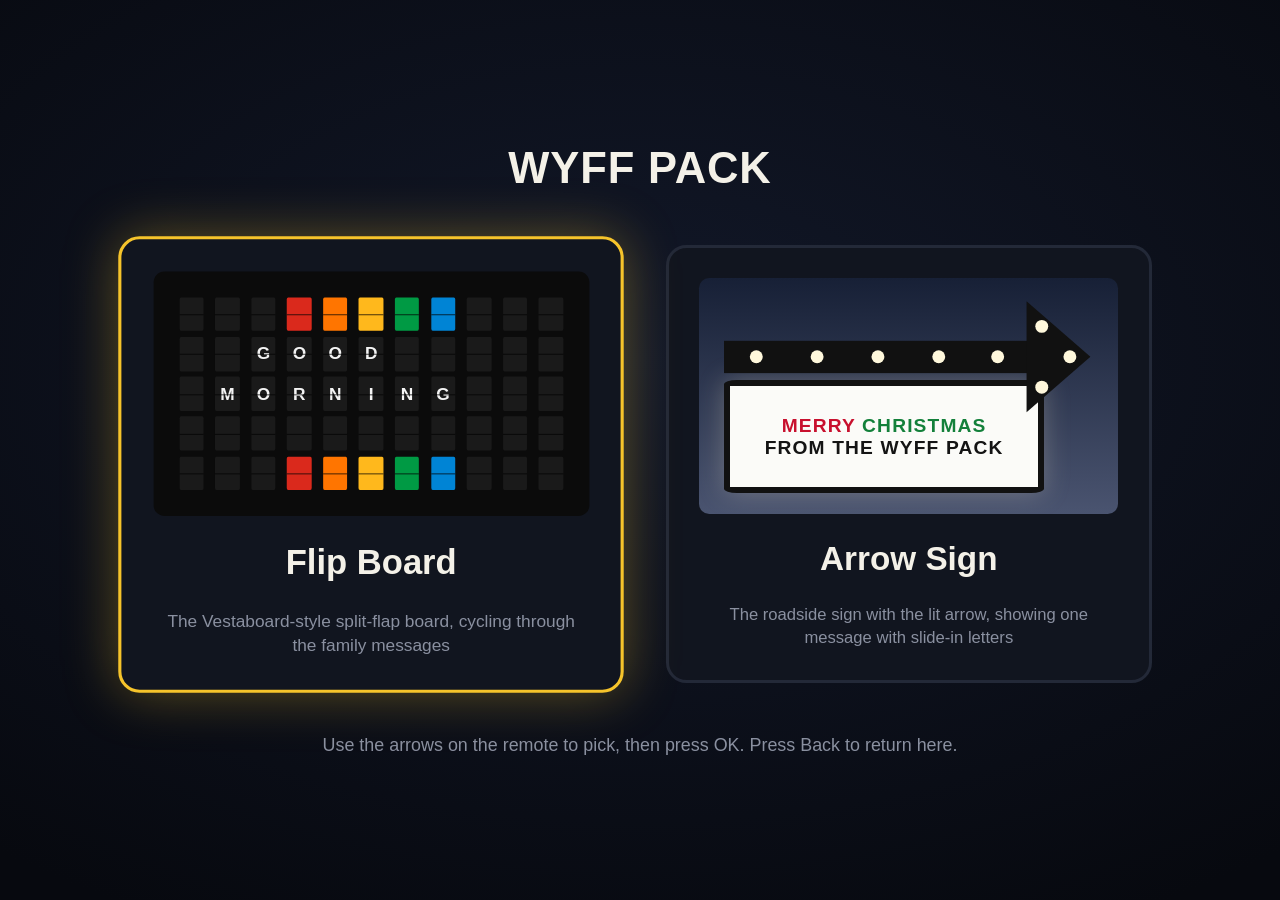
<file: index.html>
<!DOCTYPE html>
<html lang="en">
<head>
  <meta charset="UTF-8">
  <meta name="viewport" content="width=device-width, initial-scale=1.0">
  <meta name="theme-color" content="#07090f">
  <title>Wyffpack Displays</title>
  <link rel="stylesheet" href="css/reset.css">
  <style>
    :root {
      --u: min(1vw, calc(100vh / 56.25));
      --bg: #07090f;
      --card: #11151F;
      --card-edge: #232938;
      --text: #F4F1E8;
      --muted: #8A90A0;
      --focus: #F6C42B;
    }

    body {
      background: radial-gradient(ellipse 80% 70% at 50% 40%, #121829, var(--bg));
      color: var(--text);
      font-family: 'Helvetica Neue', Helvetica, Arial, sans-serif;
      min-height: 100vh;
      display: flex;
      flex-direction: column;
      align-items: center;
      justify-content: center;
      gap: calc(4 * var(--u));
      padding: 16px;
    }

    h1 {
      font-size: max(22px, calc(3.4 * var(--u)));
      font-weight: 800;
      letter-spacing: 0.02em;
      text-align: center;
    }

    #countdown {
      color: var(--focus);
      font-weight: 700;
      font-size: max(16px, calc(1.8 * var(--u)));
    }

    .hint {
      color: var(--muted);
      font-size: max(14px, calc(1.4 * var(--u)));
      text-align: center;
    }

    .choices {
      display: flex;
      gap: calc(4 * var(--u));
      flex-wrap: wrap;
      justify-content: center;
      width: 100%;
    }

    .choice {
      width: min(100%, calc(38 * var(--u)), 520px);
      min-width: 240px;
      background: var(--card);
      border: calc(0.3 * var(--u)) solid var(--card-edge);
      border-radius: calc(1.6 * var(--u));
      padding: calc(2.4 * var(--u));
      display: flex;
      flex-direction: column;
      align-items: center;
      gap: calc(2 * var(--u));
      color: var(--text);
      text-align: center;
      transition: transform 0.15s ease, border-color 0.15s ease, box-shadow 0.15s ease;
    }

    .choice:focus,
    .choice:hover {
      outline: none;
      border-color: var(--focus);
      transform: scale(1.04);
      box-shadow: 0 0 calc(4 * var(--u)) rgba(246, 196, 43, 0.35);
    }

    .choice-name {
      font-size: max(20px, calc(2.6 * var(--u)));
      font-weight: 800;
    }

    .choice-desc {
      color: var(--muted);
      font-size: max(13px, calc(1.3 * var(--u)));
      line-height: 1.4;
    }

    /* Mini split-flap preview */
    .preview {
      width: 100%;
      aspect-ratio: 16 / 9;
      border-radius: calc(0.8 * var(--u));
      display: flex;
      align-items: center;
      justify-content: center;
      overflow: hidden;
    }

    .preview-board {
      background: #0B0B0B;
      display: grid;
      grid-template-columns: repeat(11, 1fr);
      grid-template-rows: repeat(5, 1fr);
      gap: 3%;
      padding: 6%;
      align-items: stretch;
      justify-items: stretch;
    }

    .preview-board span {
      background: #1A1A1A;
      border-radius: 6%;
      display: flex;
      align-items: center;
      justify-content: center;
      font-weight: 700;
      font-size: max(10px, calc(1.3 * var(--u)));
      color: #F4F4F4;
      position: relative;
    }

    .preview-board span::after {
      content: '';
      position: absolute;
      left: 0;
      right: 0;
      top: 50%;
      height: 1px;
      background: rgba(0, 0, 0, 0.7);
    }

    .preview-sign {
      background: linear-gradient(180deg, #172036, #4A5470);
      flex-direction: column;
      gap: 0;
      padding: 5% 6%;
    }

    .preview-sign svg {
      width: 100%;
      margin-bottom: -9%;
      height: auto;
    }

    .preview-panel {
      width: 86.6%;
      align-self: flex-start;
      flex: 1;
      background: #FBFBF8;
      border: calc(0.5 * var(--u)) solid #111;
      border-radius: 4%;
      display: flex;
      flex-direction: column;
      align-items: center;
      justify-content: center;
      font-family: Impact, 'Arial Narrow', sans-serif;
      font-size: max(11px, calc(1.5 * var(--u)));
      font-weight: 700;
      letter-spacing: 0.06em;
      white-space: nowrap;
      color: #141414;
      box-shadow: 0 0 calc(2 * var(--u)) rgba(255, 244, 210, 0.25);
    }

    .preview-panel .red { color: #C8102E; }
    .preview-panel .green { color: #13803A; }
  </style>
</head>
<body>
  <h1>WYFF PACK</h1>

  <div class="choices">
    <a class="choice" id="choose-board" href="board.html">
      <div class="preview preview-board" id="mini-board" aria-hidden="true"></div>
      <div class="choice-name">Flip Board</div>
      <div class="choice-desc">The Vestaboard-style split-flap board, cycling through the family messages</div>
    </a>

    <a class="choice" id="choose-sign" href="sign/">
      <div class="preview preview-sign" aria-hidden="true">
        <svg viewBox="-50 -20 970 300" style="transform: scaleX(-1)">
          <rect x="118" y="90" width="802" height="85" fill="#111"/>
          <polygon points="124,-14 124,278 -44,132" fill="#111"/>
          <g fill="#FFF8DC">
            <circle cx="835" cy="132" r="17"/><circle cx="675" cy="132" r="17"/><circle cx="515" cy="132" r="17"/>
            <circle cx="355" cy="132" r="17"/><circle cx="200" cy="132" r="17"/>
            <circle cx="84" cy="52" r="17"/><circle cx="84" cy="212" r="17"/><circle cx="10" cy="132" r="17"/>
          </g>
        </svg>
        <div class="preview-panel"><div><span class="red">MERRY</span> <span class="green">CHRISTMAS</span></div><div>FROM THE WYFF PACK</div></div>
      </div>
      <div class="choice-name">Arrow Sign</div>
      <div class="choice-desc">The roadside sign with the lit arrow, showing one message with slide-in letters</div>
    </a>
  </div>

  <p class="hint" id="countdown" hidden></p>
  <p class="hint">Use the arrows on the remote to pick, then press OK. Press Back to return here.</p>

  <script>
    // Mini board preview
    const word = ['', '  GOOD', ' MORNING', '', ''];
    const mini = document.getElementById('mini-board');
    for (let r = 0; r < 5; r++) {
      for (let c = 0; c < 11; c++) {
        const s = document.createElement('span');
        s.textContent = (word[r][c] || '').trim();
        if ((r === 0 || r === 4) && c >= 3 && c <= 7) {
          s.style.background = ['#DA291C', '#FF7500', '#FFB81C', '#009A44', '#0084D5'][c - 3];
        }
        mini.appendChild(s);
      }
    }

    // TV remote: left/right moves between the two choices, OK opens one
    const choices = [...document.querySelectorAll('.choice')];

    // Remember the last display picked, and open it again by itself after a
    // few seconds when the TV comes back on. Pressing anything cancels that.
    const AUTO_OPEN_SECONDS = 5;
    const countdownEl = document.getElementById('countdown');
    let countdownTimer = null;

    function getLastChoice() {
      try { return localStorage.getItem('lastDisplay'); } catch (e) { return null; }
    }

    choices.forEach(choice => choice.addEventListener('click', () => {
      try { localStorage.setItem('lastDisplay', choice.id); } catch (e) { /* not saved; that's fine */ }
    }));

    function cancelCountdown() {
      clearInterval(countdownTimer);
      countdownTimer = null;
      countdownEl.hidden = true;
    }

    function startCountdown(choice) {
      const name = choice.querySelector('.choice-name').textContent;
      let left = AUTO_OPEN_SECONDS;
      const tick = () => {
        if (left <= 0) {
          cancelCountdown();
          choice.click();
          return;
        }
        countdownEl.textContent = `Opening ${name} in ${left}… press any button to stay here`;
        left--;
      };
      countdownEl.hidden = false;
      tick();
      countdownTimer = setInterval(tick, 1000);
    }

    const last = choices.find(c => c.id === getLastChoice());
    (last || choices[0]).focus();

    // Only on a fresh load (TV turned on, page opened), not when coming back with Back
    const nav = performance.getEntriesByType && performance.getEntriesByType('navigation')[0];
    if (last && (!nav || nav.type !== 'back_forward')) startCountdown(last);
    window.addEventListener('pageshow', (e) => { if (e.persisted) cancelCountdown(); });
    document.addEventListener('pointerdown', cancelCountdown);

    document.addEventListener('keydown', (e) => {
      if (countdownTimer && e.key !== 'Enter') {
        cancelCountdown();
      }

      const i = choices.indexOf(document.activeElement);
      if (['ArrowRight', 'ArrowDown'].includes(e.key)) {
        e.preventDefault();
        choices[(i + 1) % choices.length].focus();
      } else if (['ArrowLeft', 'ArrowUp'].includes(e.key)) {
        e.preventDefault();
        choices[(i - 1 + choices.length) % choices.length].focus();
      } else if (e.key === 'Enter' && i === -1) {
        choices[0].focus();
      }
    });
  </script>
</body>
</html>
</file>
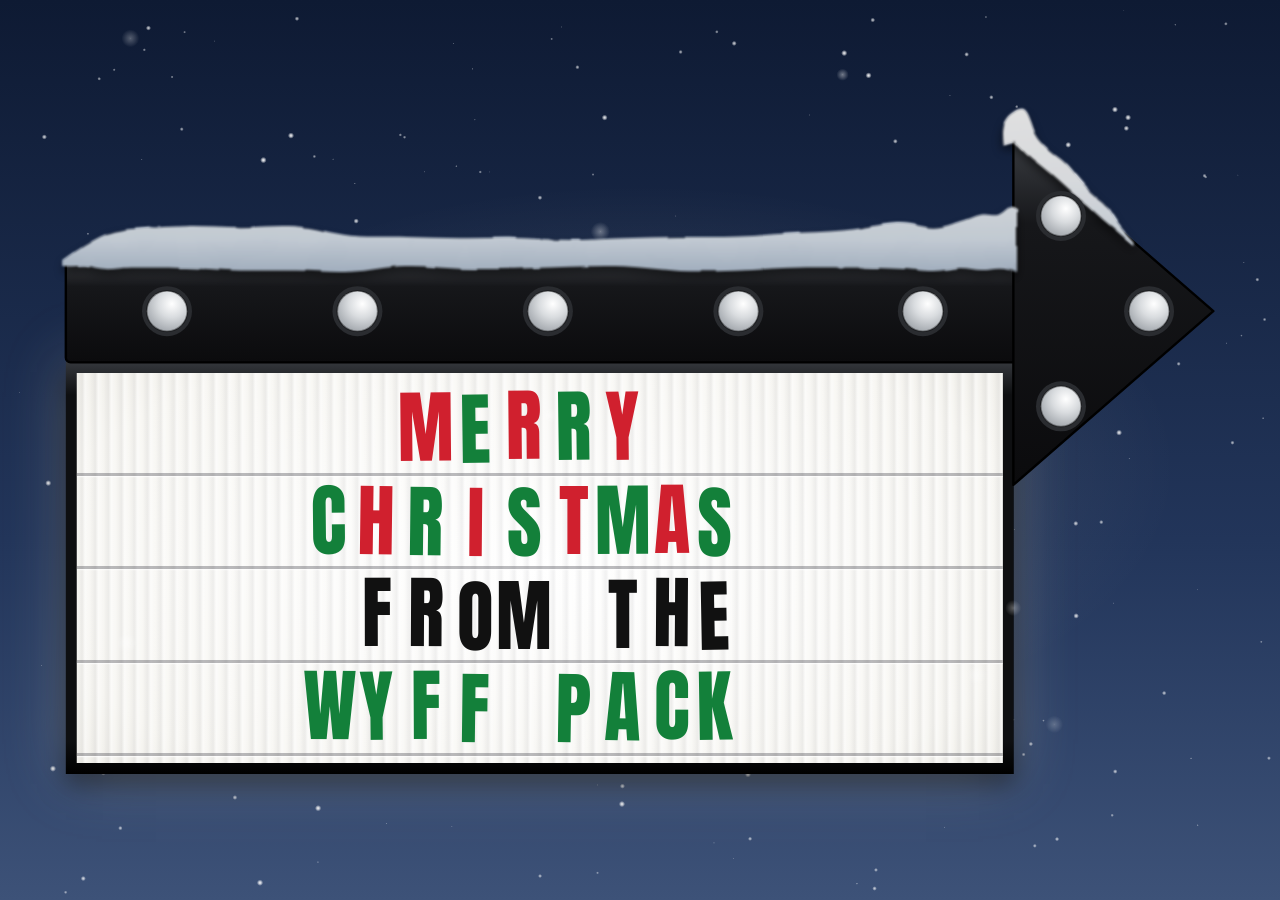
<file: sign/index.html>
<!DOCTYPE html>
<html lang="en">
<head>
  <meta charset="UTF-8">
  <meta name="viewport" content="width=device-width, initial-scale=1.0">
  <meta name="theme-color" content="#1D2840">
  <title>Wyffpack Sign</title>
  <link rel="preconnect" href="https://fonts.googleapis.com">
  <link rel="preconnect" href="https://fonts.gstatic.com" crossorigin>
  <link rel="stylesheet" href="https://fonts.googleapis.com/css2?family=Anton&display=block">
  <link rel="stylesheet" href="../css/reset.css">
  <link rel="stylesheet" href="sign.css">
</head>
<body>
  <main class="scene">
    <canvas class="snow" id="snow" aria-hidden="true"></canvas>
    <div class="sign" id="sign">
      <!-- Black arrow rail with globe bulbs, across the top of the sign -->
      <svg class="topper" id="topper" viewBox="0 0 920 250" aria-hidden="true">
        <defs>
          <radialGradient id="glass-off" cx="0.38" cy="0.32" r="0.75">
            <stop offset="0" stop-color="#FFFFFF"/>
            <stop offset="0.45" stop-color="#D9DCDF"/>
            <stop offset="1" stop-color="#9DA2A8"/>
          </radialGradient>
          <radialGradient id="glass-on" cx="0.4" cy="0.35" r="0.7">
            <stop offset="0" stop-color="#FFFFFF"/>
            <stop offset="0.6" stop-color="#FFF8DC"/>
            <stop offset="1" stop-color="#FFE7A0"/>
          </radialGradient>
          <radialGradient id="glass-red" cx="0.4" cy="0.35" r="0.7">
            <stop offset="0" stop-color="#FFE2E2"/>
            <stop offset="0.55" stop-color="#FF4A4A"/>
            <stop offset="1" stop-color="#C40E0E"/>
          </radialGradient>
          <radialGradient id="glass-green" cx="0.4" cy="0.35" r="0.7">
            <stop offset="0" stop-color="#E4FFE8"/>
            <stop offset="0.55" stop-color="#3FD45E"/>
            <stop offset="1" stop-color="#11872B"/>
          </radialGradient>
          <radialGradient id="halo-red">
            <stop offset="0" stop-color="#FF8080" stop-opacity="0.85"/>
            <stop offset="0.4" stop-color="#FF3030" stop-opacity="0.4"/>
            <stop offset="1" stop-color="#FF0000" stop-opacity="0"/>
          </radialGradient>
          <radialGradient id="halo-green">
            <stop offset="0" stop-color="#90FFA4" stop-opacity="0.85"/>
            <stop offset="0.4" stop-color="#30D050" stop-opacity="0.4"/>
            <stop offset="1" stop-color="#00B030" stop-opacity="0"/>
          </radialGradient>
          <linearGradient id="snow-fill" x1="0" y1="0" x2="0" y2="1">
            <stop offset="0" stop-color="#FFFFFF"/>
            <stop offset="0.45" stop-color="#F4F7FB"/>
            <stop offset="0.8" stop-color="#DCE5EF"/>
            <stop offset="1" stop-color="#B7C6D8"/>
          </linearGradient>
          <!-- Roughens the snow's outline so it isn't a smooth cartoon edge -->
          <filter id="snow-rough" x="-2%" y="-40%" width="104%" height="180%">
            <feTurbulence type="fractalNoise" baseFrequency="0.03" numOctaves="2" seed="7" result="noise"/>
            <feDisplacementMap in="SourceGraphic" in2="noise" scale="4" xChannelSelector="R" yChannelSelector="G" result="lumpy"/>
            <feGaussianBlur in="lumpy" stdDeviation="0.9"/>
          </filter>
          <!-- Fine grainy shading, like packed snow catching the light -->
          <filter id="snow-grain" x="-2%" y="-40%" width="104%" height="180%">
            <feTurbulence type="fractalNoise" baseFrequency="0.55" numOctaves="2" seed="11" result="grain"/>
            <feDiffuseLighting in="grain" surfaceScale="2" lighting-color="#FFFFFF" result="lit">
              <feDistantLight azimuth="250" elevation="55"/>
            </feDiffuseLighting>
            <feComposite in="lit" in2="SourceGraphic" operator="in"/>
          </filter>
          <filter id="snow-blur" x="-5%" y="-50%" width="110%" height="200%">
            <feGaussianBlur stdDeviation="4"/>
          </filter>
          <radialGradient id="halo">
            <stop offset="0" stop-color="#FFF6D6" stop-opacity="0.9"/>
            <stop offset="0.4" stop-color="#FFE29A" stop-opacity="0.45"/>
            <stop offset="1" stop-color="#FFD070" stop-opacity="0"/>
          </radialGradient>
          <linearGradient id="steel" x1="0" y1="0" x2="0" y2="1">
            <stop offset="0" stop-color="#3A3D42"/>
            <stop offset="0.25" stop-color="#16171A"/>
            <stop offset="1" stop-color="#0B0B0D"/>
          </linearGradient>
        </defs>
        <rect class="rail" x="118" y="90" width="802" height="85" rx="4"/>
        <polygon class="arrowhead" points="124,-14 124,278 -44,132" />
        <!-- Snow piled along the top of the arrow (Christmas theme only); shape is drawn by sign.js -->
        <g class="snowcap">
          <path class="snow-shadow" id="snow-shadow"/>
          <path class="snow-body" id="snow-body"/>
          <path class="snow-texture" id="snow-texture"/>
        </g>
        <g id="bulbs"></g>
      </svg>

      <div class="panel">
        <div class="tracks" id="tracks"></div>
      </div>
    </div>
    <canvas class="snow snow-front" id="snow-front" aria-hidden="true"></canvas>
  </main>
  <script type="module" src="sign.js"></script>
</body>
</html>
</file>
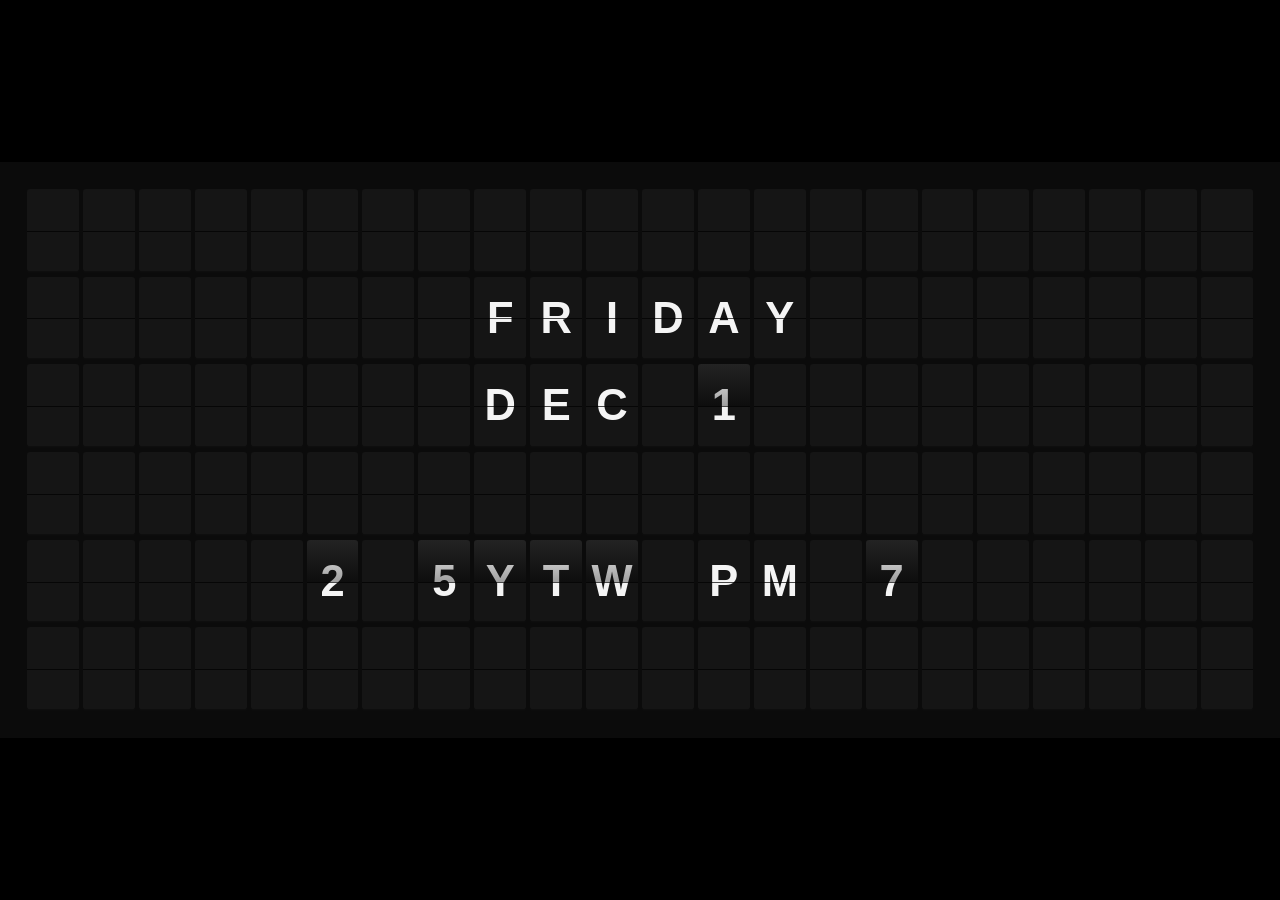
<file: board.html>
<!DOCTYPE html>
<html lang="en">
<head>
  <meta charset="UTF-8">
  <meta name="viewport" content="width=device-width, initial-scale=1.0">
  <meta name="theme-color" content="#000000">
  <title>VestaFlip</title>
  <link rel="stylesheet" href="css/reset.css">
  <link rel="stylesheet" href="css/board.css">
</head>
<body>
  <main class="board-section" id="board-container"></main>
  <script type="module" src="js/main.js"></script>
</body>
</html>
</file>
<file: sign/sign.css>
/* One unit = 1% of the width of a 16:9 screen, whatever the screen shape */
:root {
  --base: min(1vw, calc(100vh / 56.25));
  --u: var(--base);
  --cols: 20;
  --rows: 4;
  --row-h: calc(6.6 * var(--u));
  --row-gap: calc(0.7 * var(--u));
  --pad-y: calc(1 * var(--u));
  --steel: #0E0F11;
  --steel-edge: #34373C;
  --letter: #111111;
  --letter-red: #D0202E;
  --letter-green: #13803A;
}

body {
  background: #1D2840;
  overflow: hidden;
  cursor: none;
}

/* Dusk sky, so the black sign and the bulbs both read */
.scene {
  position: relative;
  width: 100vw;
  height: 100vh;
  display: flex;
  align-items: center;
  justify-content: center;
  background:
    radial-gradient(ellipse 60% 45% at 50% 52%, rgba(255, 244, 214, 0.16), transparent 70%),
    linear-gradient(180deg, #172036 0%, #2C3854 55%, #4A5470 100%);
}


/* The sign: arrowhead hangs off one end, panel fills the rest */
.sign {
  position: relative;
  z-index: 1;
  /* Scaled down a little so the whole sign fits with some sky around it */
  --u: calc(var(--base) * 0.93);
  width: calc(92 * var(--u));
  height: calc(49.8 * var(--u));
}

.topper {
  position: absolute;
  top: 0;
  left: 0;
  width: 100%;
  height: auto;
  overflow: visible;
  z-index: 2;
}

.sign.right .topper {
  transform: scaleX(-1);
}

/* The arrow tip sticks out past the sign's box; nudge it back to the middle */
.sign { transform: translateX(calc(2.2 * var(--u))); }
.sign.right { transform: translateX(calc(-2.2 * var(--u))); }

.rail,
.arrowhead {
  fill: url(#steel);
  stroke: #000;
  stroke-width: 2;
  stroke-linejoin: round;
}

/* --- Globe bulbs ----------------------------------------------------------- */

.bulb-socket { fill: #2A2C30; }
.bulb-glass { fill: url(#glass-off); stroke: rgba(0, 0, 0, 0.35); stroke-width: 1.5; }
.bulb-lit { fill: url(#glass-on); opacity: 0; }
.bulb-halo { fill: url(#halo); opacity: 0; }

.lights-on .bulb-lit,
.lights-on .bulb-halo { opacity: 1; }

/* Chase: three sets of bulbs take turns, so the light runs toward the tip */
.lights-chase .bulb-lit,
.lights-chase .bulb-halo { animation: on-third 1.2s steps(1, end) infinite; }
.lights-chase .bulb.phase-1 * { animation-delay: -0.8s; }
.lights-chase .bulb.phase-2 * { animation-delay: -0.4s; }

/* Flash: all bulbs on and off together, like the real sign */
.lights-blink .bulb-lit,
.lights-blink .bulb-halo { animation: on-half 1.4s steps(1, end) infinite; }

@keyframes on-third { 0% { opacity: 1; } 33% { opacity: 0; } }
@keyframes on-half  { 0% { opacity: 1; } 50% { opacity: 0; } }

/* --- Letter panel ---------------------------------------------------------- */

.panel {
  position: absolute;
  top: calc(17.5 * var(--u));
  left: calc(12.4 * var(--u));
  width: calc(79.6 * var(--u));
  padding: calc(0.9 * var(--u));
  background: linear-gradient(180deg, var(--steel-edge), var(--steel) 8%, var(--steel) 92%, #000);
  box-shadow:
    0 0 calc(5 * var(--u)) rgba(255, 246, 220, 0.25),
    0 calc(0.8 * var(--u)) calc(2 * var(--u)) rgba(0, 0, 0, 0.55);
}

.sign.right .panel {
  left: 0;
}

.tracks {
  position: relative;
  display: grid;
  grid-template-columns: repeat(var(--cols), 1fr);
  grid-template-rows: repeat(var(--rows), var(--row-h));
  row-gap: var(--row-gap);
  padding: var(--pad-y) calc(1.2 * var(--u));
  /* Backlit white face with vertical ribs, like the real sign's plastic */
  background:
    repeating-linear-gradient(90deg,
      rgba(0, 0, 0, 0) 0,
      rgba(70, 70, 80, 0.07) calc(0.45 * var(--u)),
      rgba(255, 255, 255, 0.5) calc(0.7 * var(--u)),
      rgba(0, 0, 0, 0) calc(1.1 * var(--u))),
    radial-gradient(ellipse 85% 95% at 50% 50%, #FFFFFF 0%, #F7F6F2 65%, #E9E7E0 100%);
  overflow: hidden;
}

/* Thin grey letter tracks between the rows */
.track-line {
  position: absolute;
  left: 0;
  right: 0;
  height: calc(0.25 * var(--u));
  background: rgba(60, 60, 70, 0.35);
  box-shadow: 0 calc(0.1 * var(--u)) 0 rgba(255, 255, 255, 0.7);
}

.slot {
  position: relative;
  display: flex;
  align-items: center;
  justify-content: center;
}

.letter {
  display: block;
  font-family: 'Anton', Impact, 'Arial Narrow', 'Helvetica Neue', Arial, sans-serif;
  font-weight: 400;
  font-size: calc(6.3 * var(--u));
  line-height: 1;
  color: var(--letter);
  transform: rotate(var(--tilt, 0deg)) translateY(var(--nudge, 0)) scaleY(1.06);
  transition: transform 0.45s cubic-bezier(.2, .8, .3, 1), opacity 0.35s ease;
}

.letter.red { color: var(--letter-red); }
.letter.green { color: var(--letter-green); }

/* Taking a letter off its track */
.letter.out {
  opacity: 0;
  transform: rotate(var(--tilt, 0deg)) translateY(60%);
}

/* Where a new letter starts before sliding in along the track */
.letter.enter {
  opacity: 0;
  transform: translateX(160%) rotate(var(--tilt, 0deg));
  transition: none;
}

/* --- Christmas theme ------------------------------------------------------- */

.snow {
  position: absolute;
  inset: 0;
  width: 100%;
  height: 100%;
  pointer-events: none;
}

.snow-front {
  z-index: 3;
}

.snowcap { display: none; }
.snow-shadow { fill: rgba(0, 0, 0, 0.55); filter: url(#snow-blur); }
.snow-body { fill: url(#snow-fill); filter: url(#snow-rough); }
.snow-texture { filter: url(#snow-grain); opacity: 0.12; mix-blend-mode: multiply; }

.theme-christmas .snowcap { display: inline; }

/* Red, white and green bulbs, always in that order (white uses the normal bulb) */
.theme-christmas .tint-red .bulb-lit { fill: url(#glass-red); }
.theme-christmas .tint-red .bulb-halo { fill: url(#halo-red); }
.theme-christmas .tint-green .bulb-lit { fill: url(#glass-green); }
.theme-christmas .tint-green .bulb-halo { fill: url(#halo-green); }

/* A colder, snowier night sky */
.theme-christmas .scene {
  background:
    radial-gradient(ellipse 60% 45% at 50% 52%, rgba(255, 244, 214, 0.16), transparent 70%),
    linear-gradient(180deg, #0E1A33 0%, #22355A 60%, #3D5278 100%);
}
</file>
<file: css/board.css>
/* Board fills the whole screen — the TV is the frame */
:root {
  --cols: 22;
  --rows: 6;
  --gap: 0.45vmin;
  --pad: 3vmin;
  --tile-aspect: 0.62; /* width / height — Vestaboard bits are tall */

  /* Largest tile that fits both directions */
  --tile-w: min(
    calc((100vw - 2 * var(--pad) - (var(--cols) - 1) * var(--gap)) / var(--cols)),
    calc((100vh - 2 * var(--pad) - (var(--rows) - 1) * var(--gap)) / var(--rows) * var(--tile-aspect))
  );
  --tile-h: calc(var(--tile-w) / var(--tile-aspect));
}

body {
  background: #000;
  color: #fff;
  overflow: hidden;
  cursor: none;
}

.board-section {
  width: 100vw;
  height: 100vh;
  display: flex;
  align-items: center;
  justify-content: center;
}

.board {
  background: #0B0B0B;
  padding: var(--pad);
}

.tile-grid {
  display: grid;
  grid-template-columns: repeat(var(--cols), var(--tile-w));
  grid-template-rows: repeat(var(--rows), var(--tile-h));
  gap: var(--gap);
}

/* A single flap ("bit") */
.tile {
  position: relative;
  background: #151515;
  border-radius: calc(var(--tile-w) * 0.06);
  display: flex;
  align-items: center;
  justify-content: center;
  overflow: hidden;
  box-shadow: inset 0 calc(var(--tile-h) * -0.02) 0 rgba(0, 0, 0, 0.45);
}

.tile span {
  font-family: 'Helvetica Neue', Helvetica, Arial, sans-serif;
  font-weight: 700;
  font-size: calc(var(--tile-h) * 0.52);
  line-height: 1;
  color: #F4F4F4;
}

/* Mechanical seam across the middle */
.tile::after {
  content: '';
  position: absolute;
  left: 0;
  right: 0;
  top: 50%;
  height: max(1px, calc(var(--tile-h) * 0.012));
  background: rgba(0, 0, 0, 0.7);
}

/* Top half darkens while the flap is falling */
.tile::before {
  content: '';
  position: absolute;
  left: 0;
  right: 0;
  top: 0;
  height: 50%;
  background: linear-gradient(180deg, rgba(255, 255, 255, 0.06), rgba(0, 0, 0, 0.35));
  opacity: 0;
  pointer-events: none;
}

.tile.flap::before {
  opacity: 1;
}
</file>
